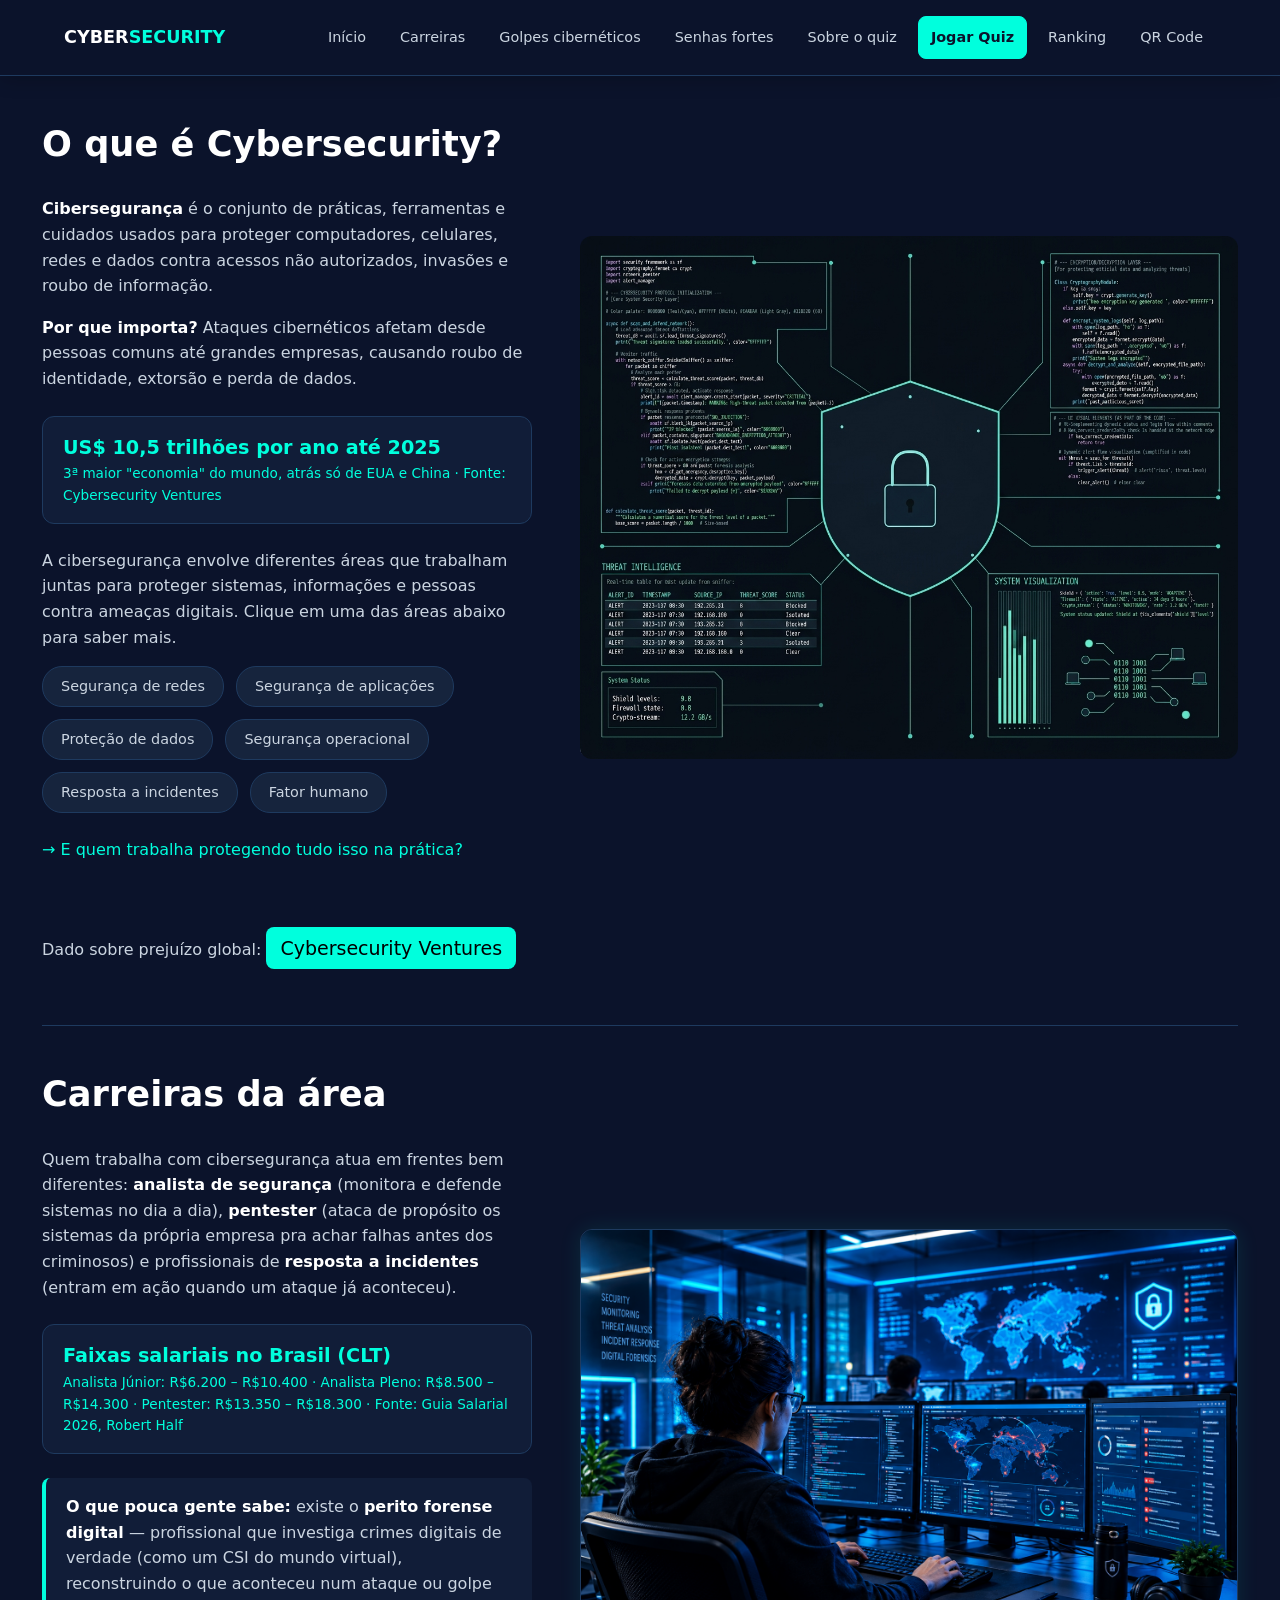
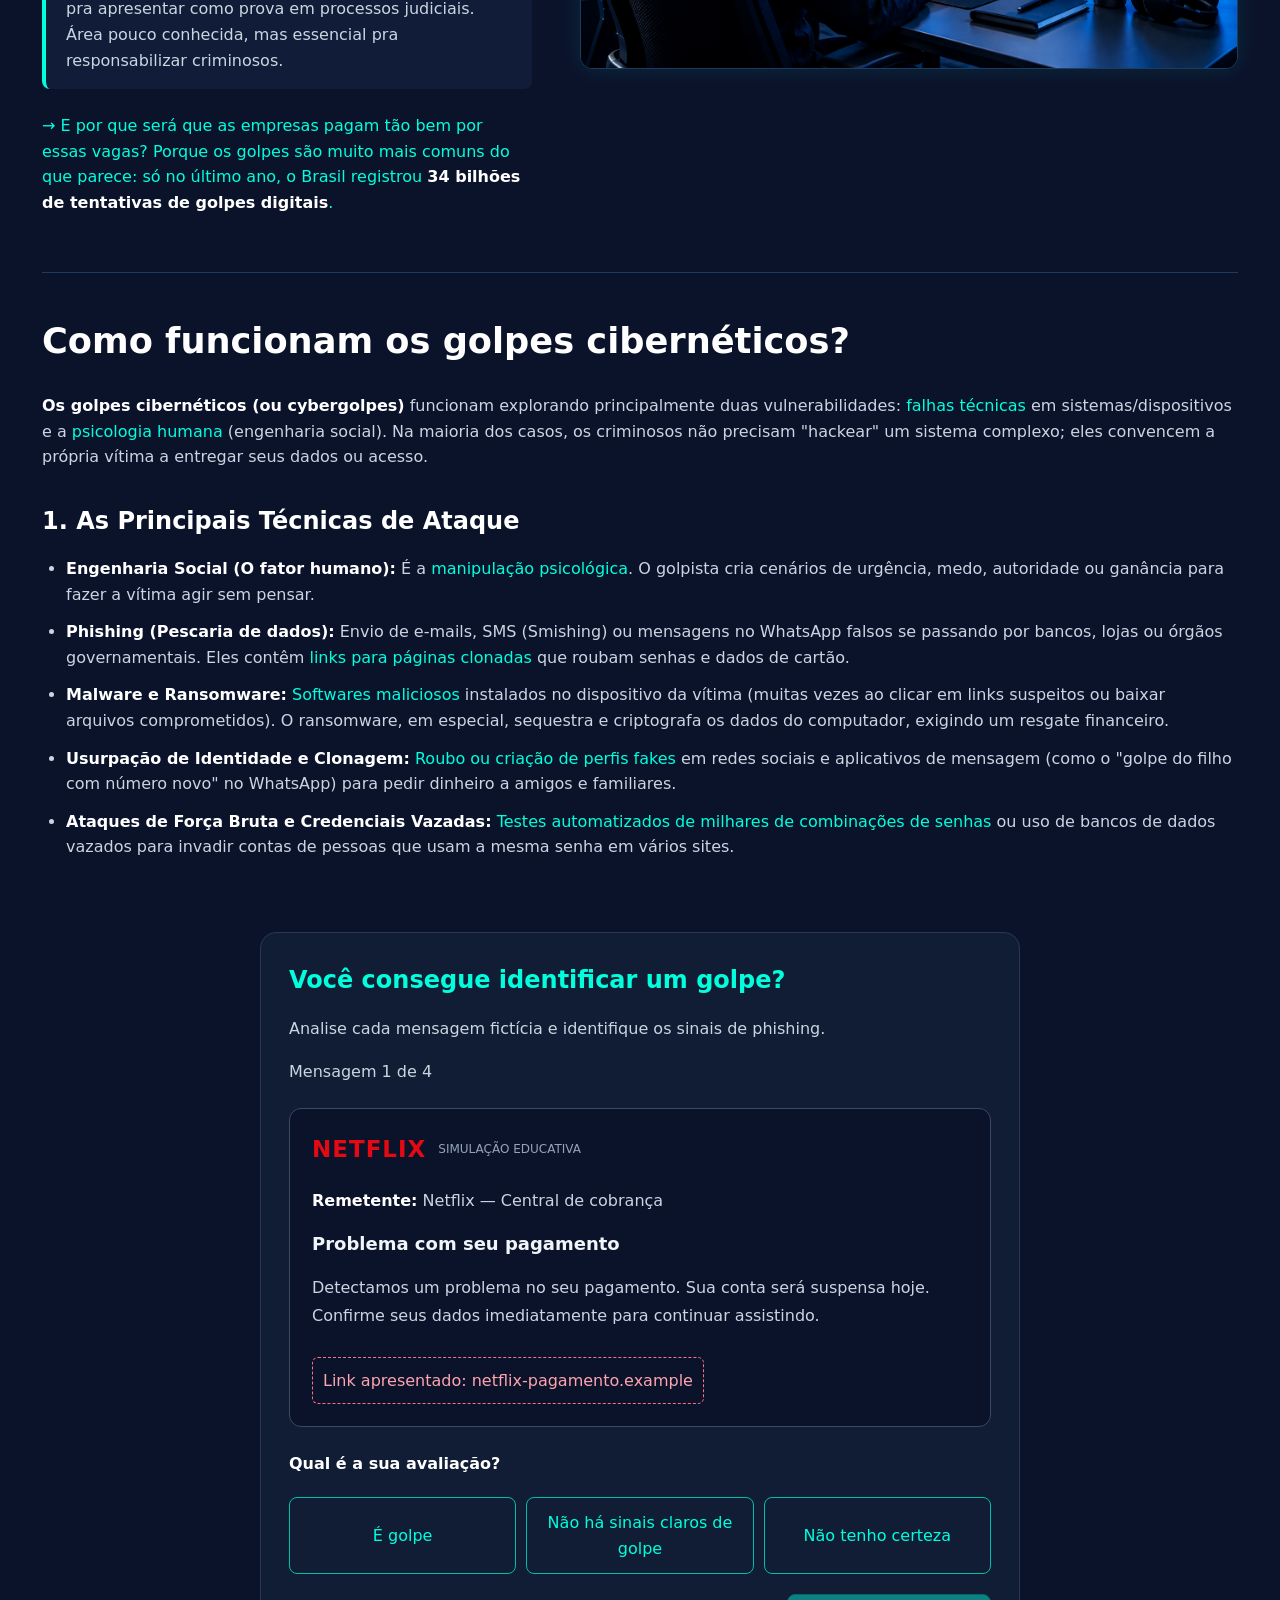
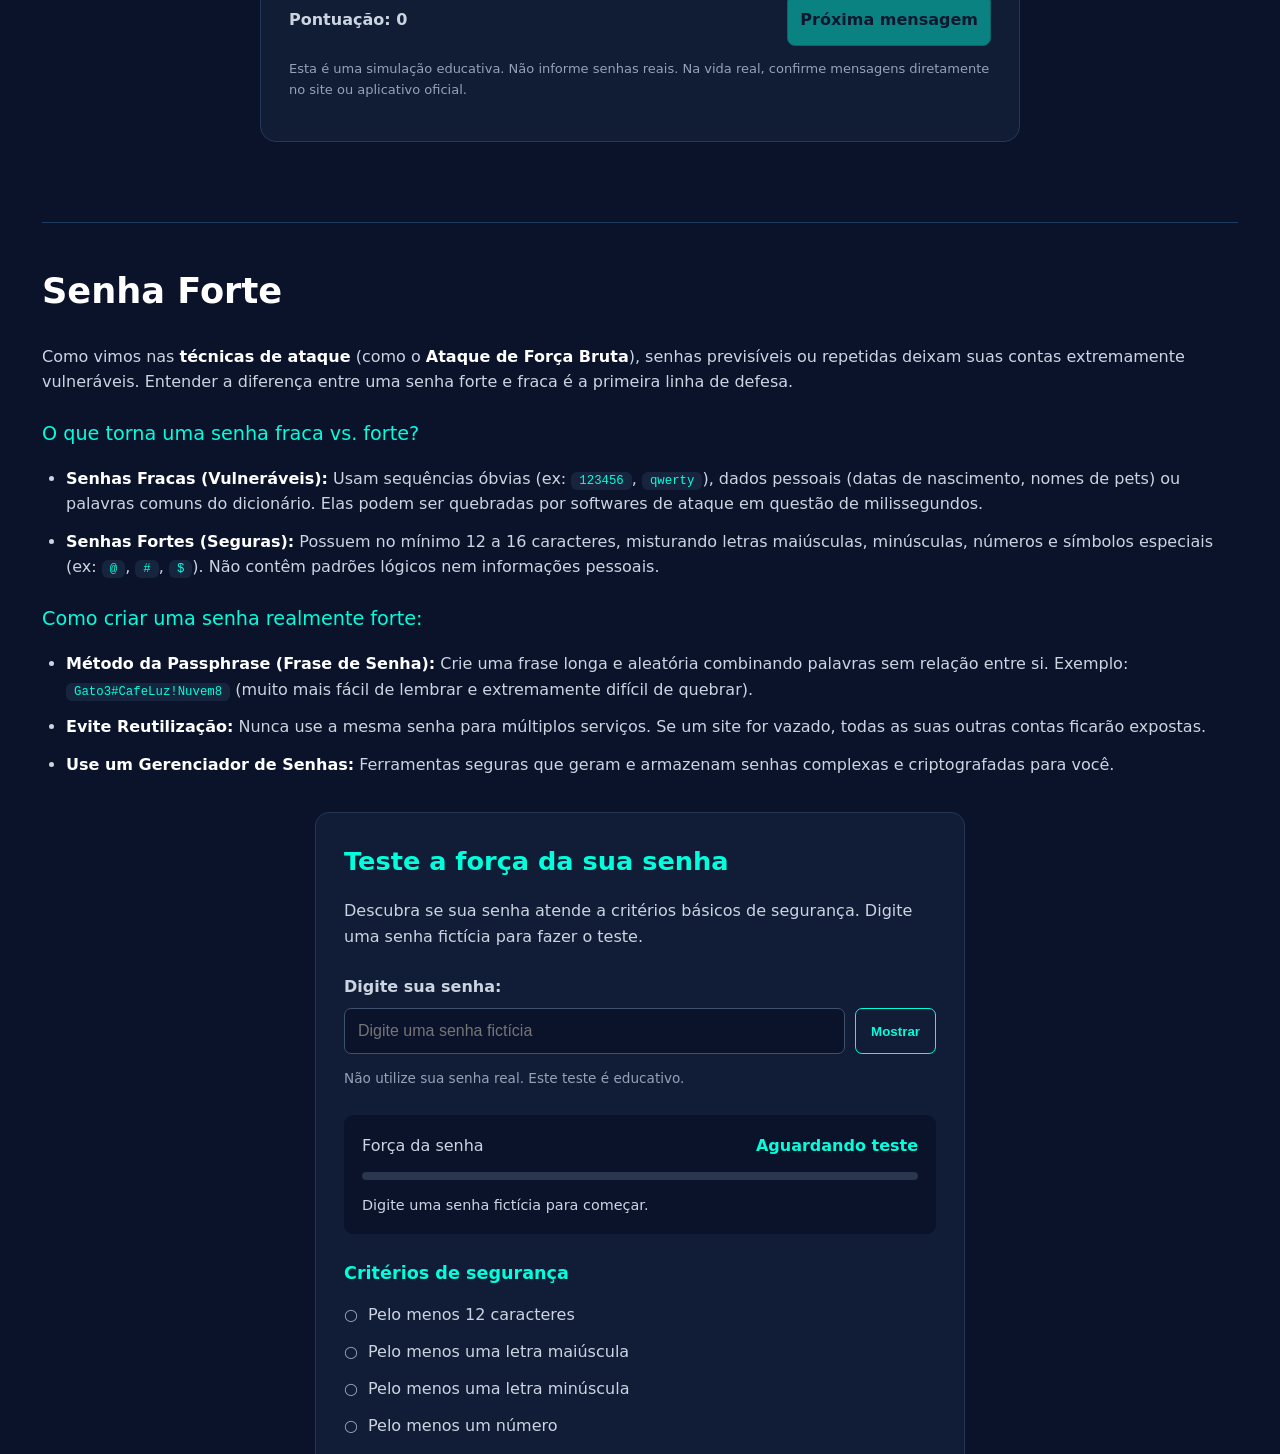
<file: index.html>
<!DOCTYPE html>
<html lang="pt-br">
<head>
    <meta charset="UTF-8">
    <meta name="viewport" content="width=device-width, initial-scale=1.0">

    <title>Cyber Segurança</title>

    <meta
        http-equiv="refresh"
        content="0; url=cyber.html"
    >
</head>
<body>
    <p>
        Redirecionando para o Cyber Segurança...
        <a href="cyber.html">Clique aqui</a>
        caso não seja redirecionado.
    </p>
</body>
</html>
</file>
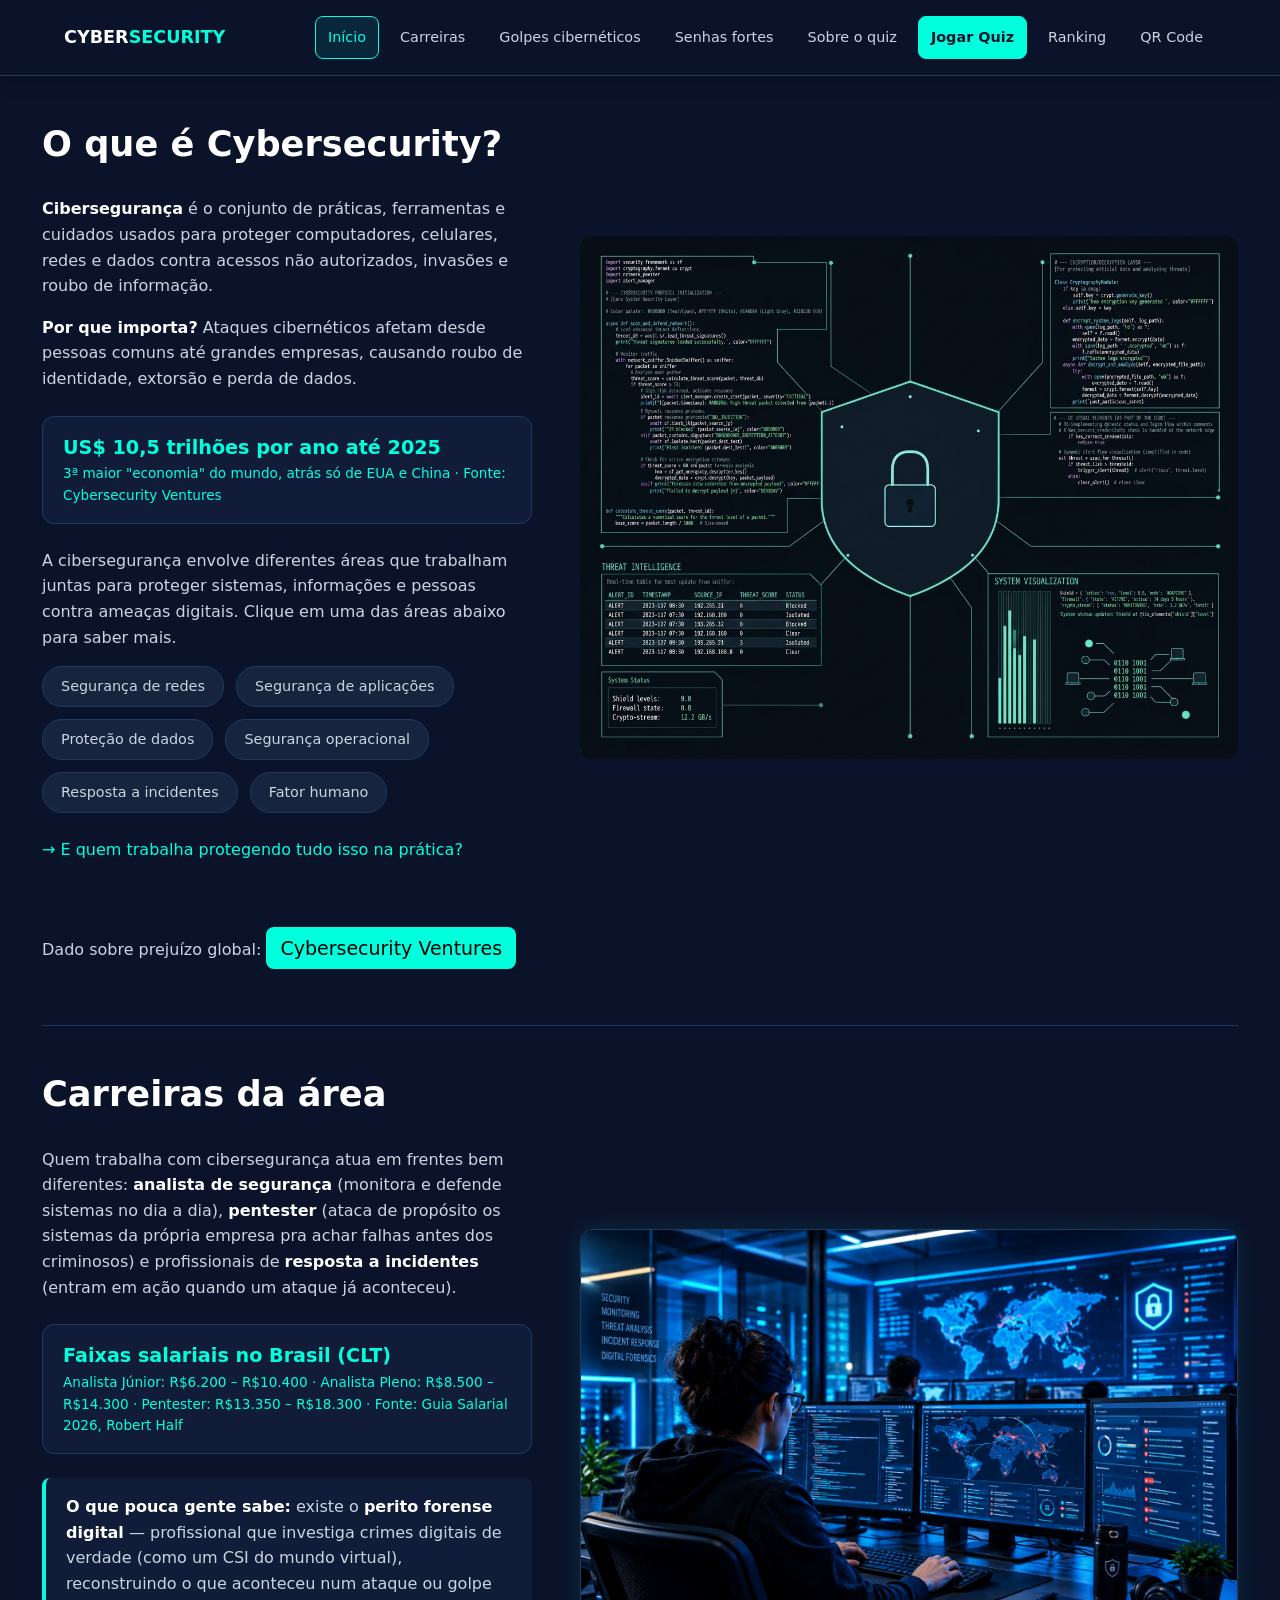
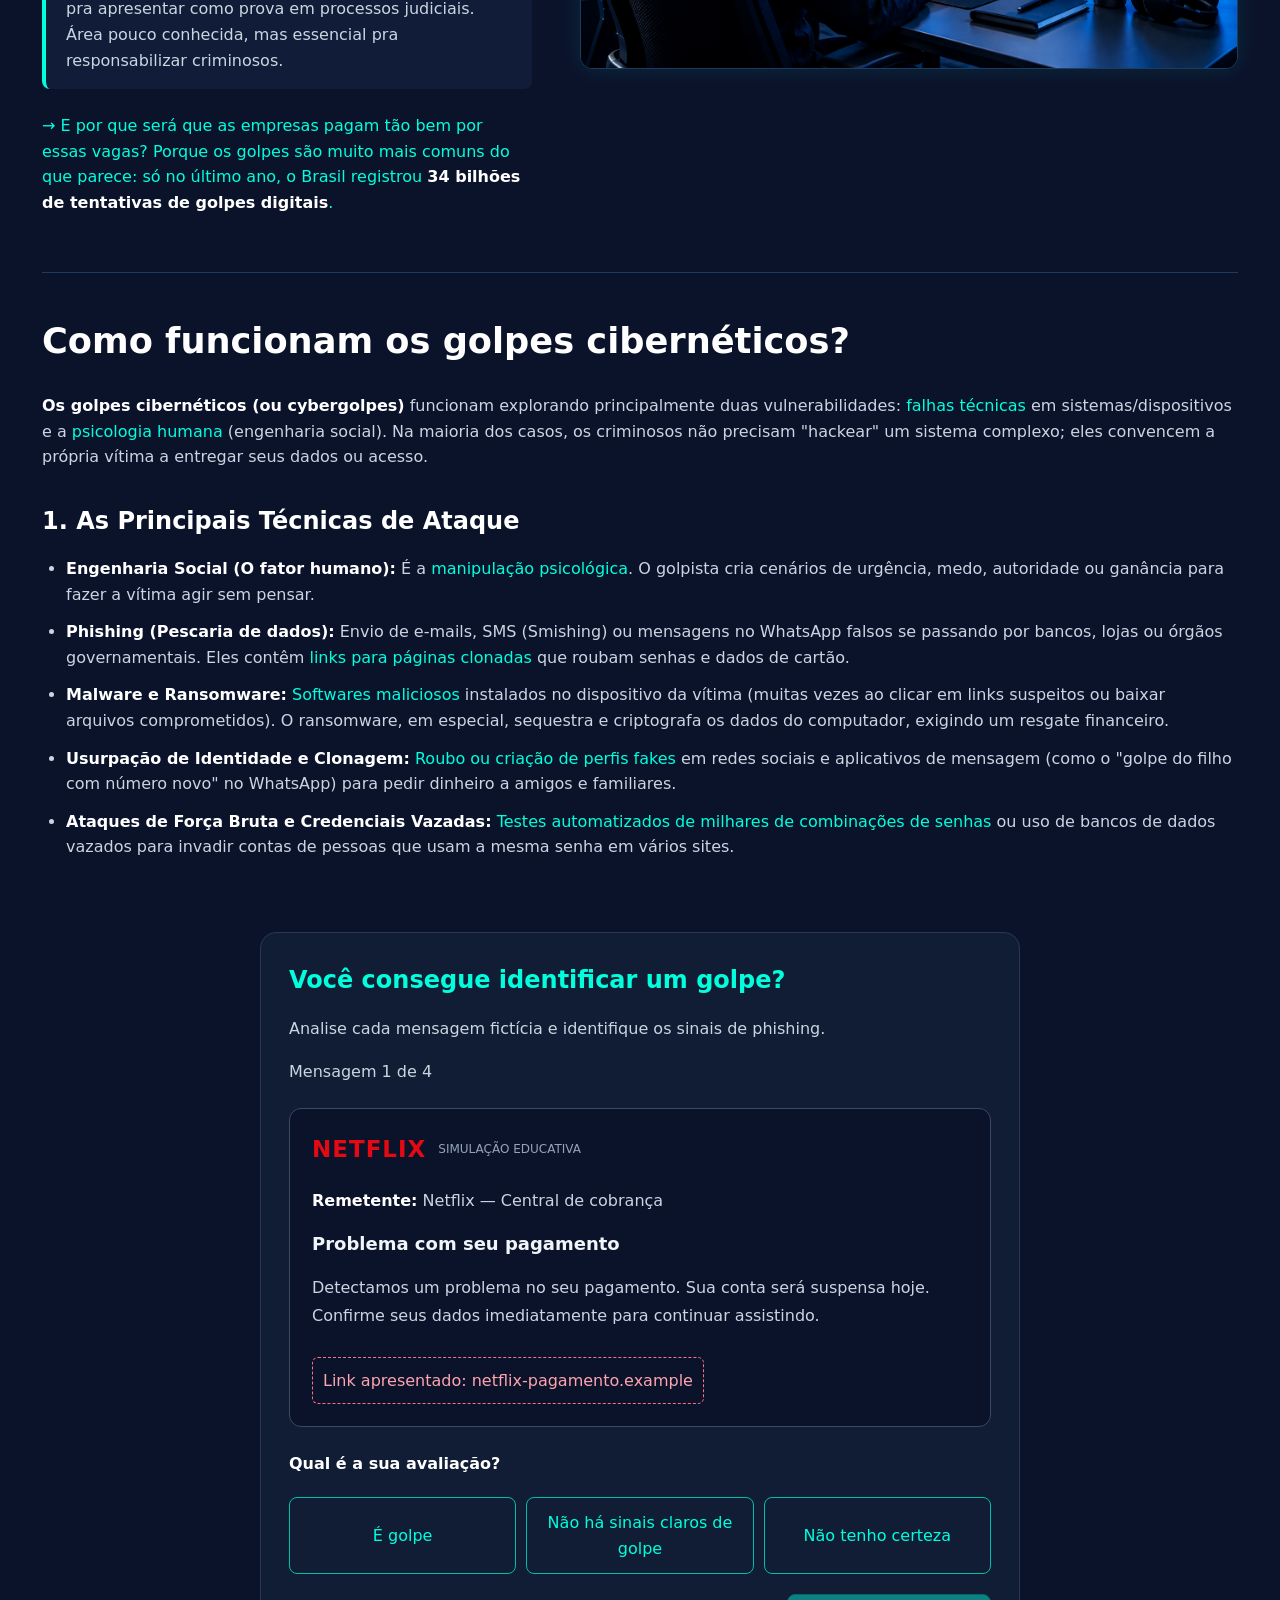
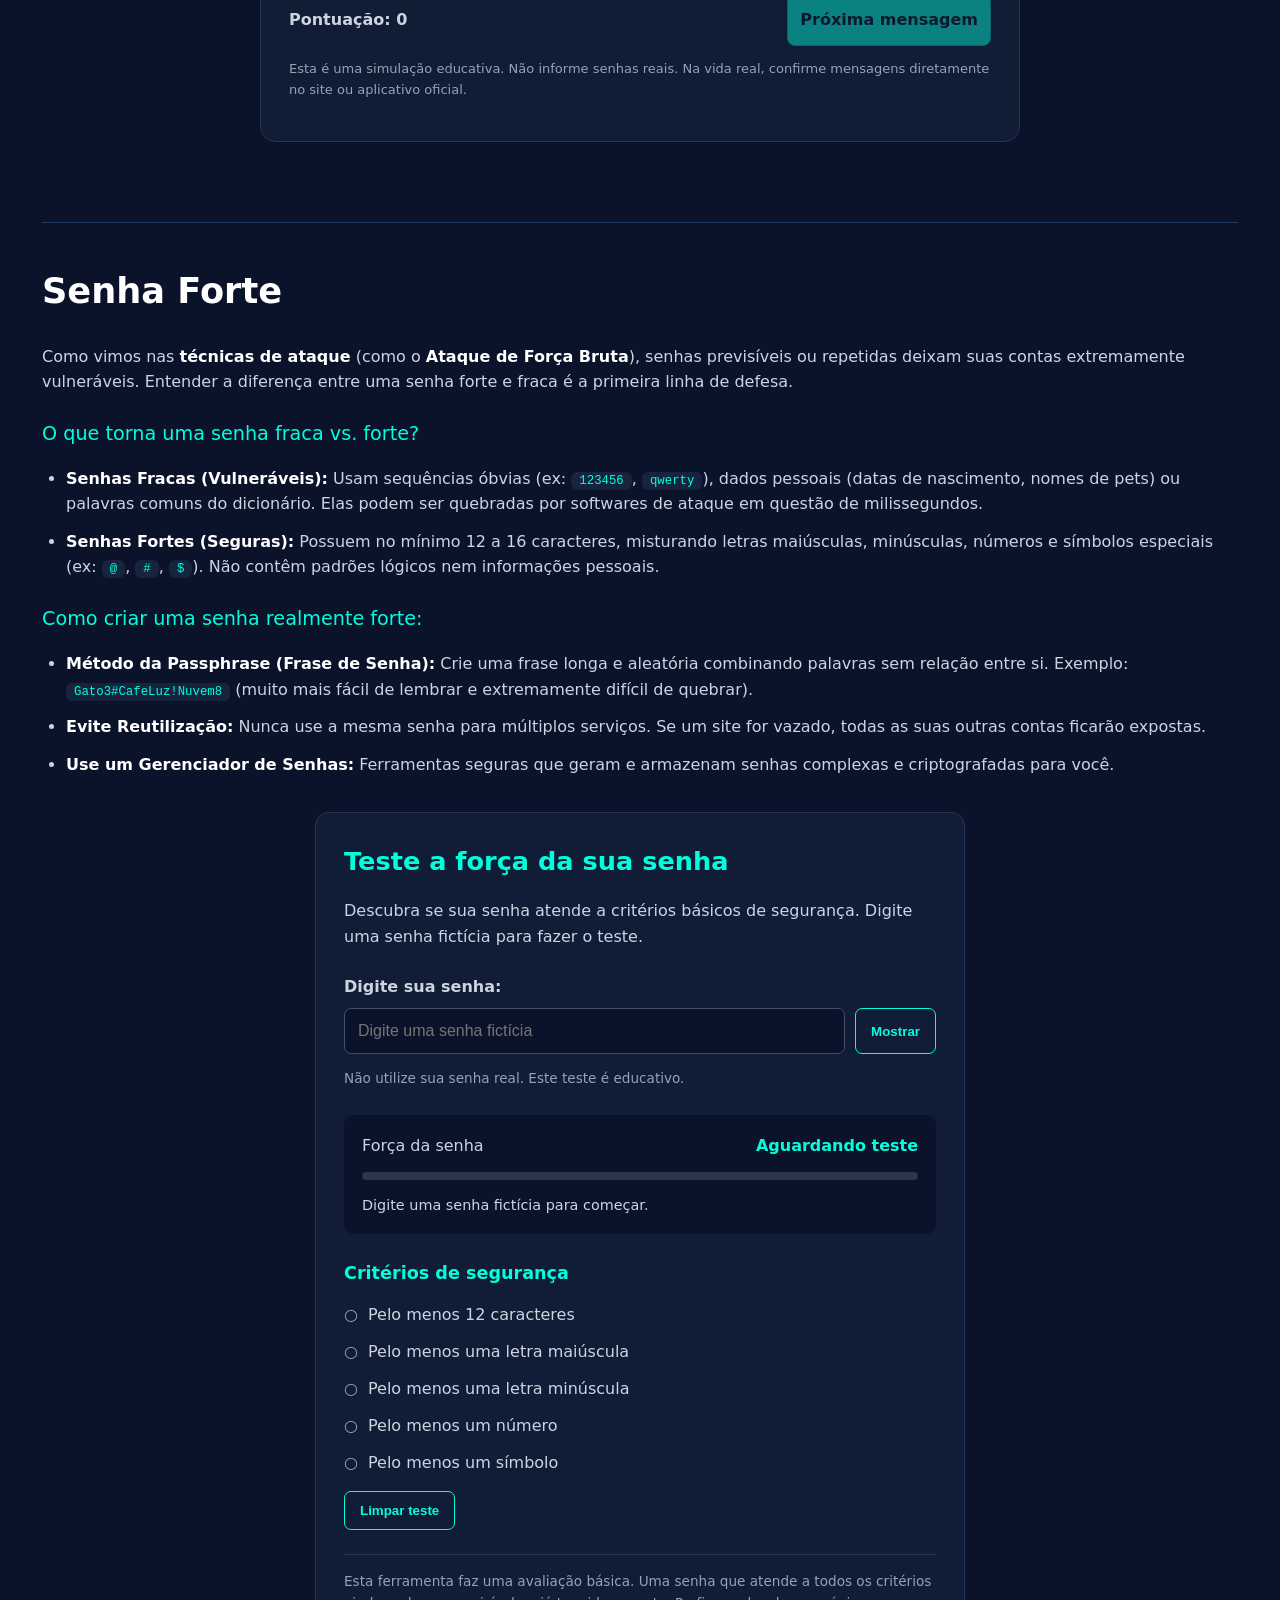
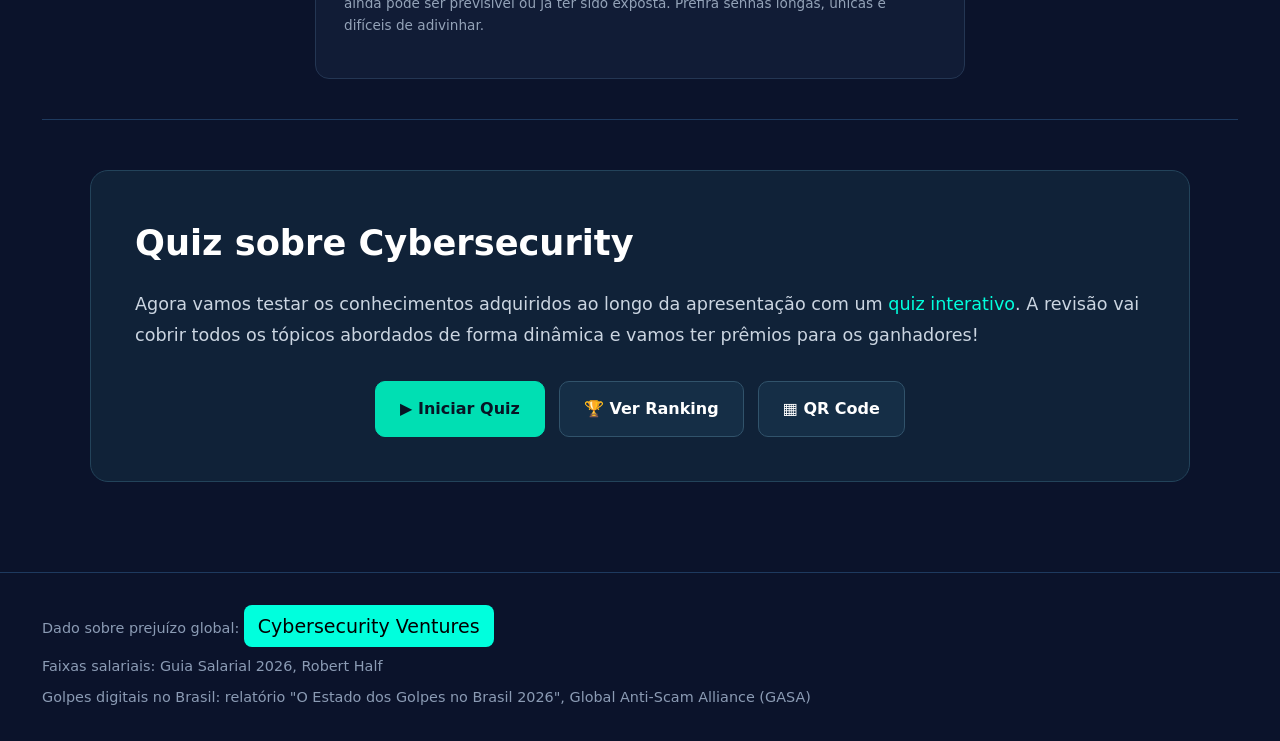
<file: cyber.html>
<!DOCTYPE html>
<html lang="pt-BR">
<head>
    <meta charset="UTF-8">
    <meta name="viewport" content="width=device-width, initial-scale=1.0">
    <title>Cyber Security</title>
    <link rel="stylesheet" href="style.css">
</head>
<body>

<main class="cybersecuriti">

    <!-- INTRODUÇÃO -->
    <div class="bloco">
        <img
            src="Gemini_Generated_Image_8une9p8une9p8une.jpg"
            alt="Ilustração de um escudo digital com cadeado e código de programação"
            class="ilustracao"
            width="1148"
            height="912"
        >

        <section id="definicao">
            <h1>O que é Cybersecurity?</h1>

            <p>
                <strong>Cibersegurança</strong> é o conjunto de práticas,
                ferramentas e cuidados usados para proteger computadores,
                celulares, redes e dados contra acessos não autorizados,
                invasões e roubo de informação.
            </p>

            <p>
                <strong>Por que importa?</strong> Ataques cibernéticos afetam
                desde pessoas comuns até grandes empresas, causando roubo
                de identidade, extorsão e perda de dados.
            </p>

            <div class="estatistica" id="def02">
                <div>
                    <p class="valor">US$ 10,5 trilhões por ano até 2025</p>
                    <p class="fonte">
                        3ª maior "economia" do mundo, atrás só de EUA e China
                        · Fonte: Cybersecurity Ventures
                    </p>
                </div>
            </div>

            <p class="introducao-tags">
                A cibersegurança envolve diferentes áreas que trabalham
                juntas para proteger sistemas, informações e pessoas
                contra ameaças digitais. Clique em uma das áreas abaixo
                para saber mais.
            </p>

            <ul class="tags">
                <li tabindex="0" role="button" aria-expanded="false"
                    data-info="Protege redes e conexões contra invasões, acessos não autorizados e atividades maliciosas.">
                    Segurança de redes
                </li>

                <li tabindex="0" role="button" aria-expanded="false"
                    data-info="Busca identificar e corrigir vulnerabilidades em sites, sistemas e aplicativos.">
                    Segurança de aplicações
                </li>

                <li tabindex="0" role="button" aria-expanded="false"
                    data-info="Protege informações contra roubo, vazamento, alteração ou acesso por pessoas não autorizadas.">
                    Proteção de dados
                </li>

                <li tabindex="0" role="button" aria-expanded="false"
                    data-info="Protege os processos, equipamentos e recursos essenciais para o funcionamento de uma organização.">
                    Segurança operacional
                </li>

                <li tabindex="0" role="button" aria-expanded="false"
                    data-info="Envolve identificar, conter e investigar incidentes de segurança para reduzir danos e evitar novas ocorrências.">
                    Resposta a incidentes
                </li>

                <li tabindex="0" role="button" aria-expanded="false"
                    data-info="Ajuda as pessoas a reconhecer golpes, criar hábitos digitais seguros e evitar comportamentos de risco.">
                    Fator humano
                </li>
            </ul>

            <p class="gancho">
                → E quem trabalha protegendo tudo isso na prática?
            </p>
        </section>
    </div>

    <div class="cybersecurity__links">
        <div class="sub__titulo__botao">
            <p>
                Dado sobre prejuízo global:
                <a
                    class="botao"
                    href="https://cybersecurityventures.com/annual-cybercrime-report-2019/"
                    target="_blank"
                    rel="noopener"
                >
                    Cybersecurity Ventures
                </a>
            </p>
        </div>
    </div>

    <hr>

    <!-- CARREIRAS -->
    <div class="bloco">
        <img
            class="img-codigo"
            src="cyber2.0.png"
            alt="Profissional trabalhando com cibersegurança diante de monitores"
        >

        <section id="carreiras">
            <h1>Carreiras da área</h1>

            <p>
                Quem trabalha com cibersegurança atua em frentes bem
                diferentes: <strong>analista de segurança</strong>
                (monitora e defende sistemas no dia a dia),
                <strong>pentester</strong> (ataca de propósito os sistemas
                da própria empresa pra achar falhas antes dos criminosos)
                e profissionais de <strong>resposta a incidentes</strong>
                (entram em ação quando um ataque já aconteceu).
            </p>

            <div class="estatistica">
                <div>
                    <p class="valor">Faixas salariais no Brasil (CLT)</p>
                    <p class="fonte">
                        Analista Júnior: R$6.200 – R$10.400 ·
                        Analista Pleno: R$8.500 – R$14.300 ·
                        Pentester: R$13.350 – R$18.300 ·
                        Fonte: Guia Salarial 2026, Robert Half
                    </p>
                </div>
            </div>

            <div class="destaque">
                <p>
                    <strong>O que pouca gente sabe:</strong> existe o
                    <strong>perito forense digital</strong> — profissional
                    que investiga crimes digitais de verdade (como um CSI
                    do mundo virtual), reconstruindo o que aconteceu num
                    ataque ou golpe pra apresentar como prova em processos
                    judiciais. Área pouco conhecida, mas essencial pra
                    responsabilizar criminosos.
                </p>
            </div>

            <p class="gancho">
                → E por que será que as empresas pagam tão bem por essas
                vagas? Porque os golpes são muito mais comuns do que
                parece: só no último ano, o Brasil registrou
                <strong>34 bilhões de tentativas de golpes digitais</strong>.
            </p>
        </section>
    </div>

    <hr>

    <!-- GOLPES CIBERNÉTICOS -->
    <section id="golpes">
        <h1>Como funcionam os golpes cibernéticos?</h1>

        <p>
            <strong>Os golpes cibernéticos (ou cybergolpes)</strong>
            funcionam explorando principalmente duas vulnerabilidades:
            <strong class="gancho">falhas técnicas</strong> em
            sistemas/dispositivos e a
            <strong class="gancho">psicologia humana</strong>
            (engenharia social). Na maioria dos casos, os criminosos
            não precisam "hackear" um sistema complexo; eles convencem
            a própria vítima a entregar seus dados ou acesso.
        </p>

        <h2>1. As Principais Técnicas de Ataque</h2>

        <ul>
            <li>
                <strong>Engenharia Social (O fator humano):</strong>
                É a <strong class="gancho">manipulação psicológica</strong>.
                O golpista cria cenários de urgência, medo, autoridade
                ou ganância para fazer a vítima agir sem pensar.
            </li>

            <li>
                <strong>Phishing (Pescaria de dados):</strong>
                Envio de e-mails, SMS (Smishing) ou mensagens no WhatsApp
                falsos se passando por bancos, lojas ou órgãos
                governamentais. Eles contêm
                <strong class="gancho">links para páginas clonadas</strong>
                que roubam senhas e dados de cartão.
            </li>

            <li>
                <strong>Malware e Ransomware:</strong>
                <strong class="gancho">Softwares maliciosos</strong>
                instalados no dispositivo da vítima (muitas vezes ao
                clicar em links suspeitos ou baixar arquivos
                comprometidos). O ransomware, em especial, sequestra
                e criptografa os dados do computador, exigindo um
                resgate financeiro.
            </li>

            <li>
                <strong>Usurpação de Identidade e Clonagem:</strong>
                <strong class="gancho">Roubo ou criação de perfis fakes</strong>
                em redes sociais e aplicativos de mensagem (como o
                "golpe do filho com número novo" no WhatsApp) para
                pedir dinheiro a amigos e familiares.
            </li>

            <li>
                <strong>Ataques de Força Bruta e Credenciais Vazadas:</strong>
                <strong class="gancho">
                    Testes automatizados de milhares de combinações de senhas
                </strong>
                ou uso de bancos de dados vazados para invadir contas
                de pessoas que usam a mesma senha em vários sites.
            </li>
        </ul>
    </section>

    <!-- SIMULADOR DE PHISHING -->
    <section id="simulacao-phishing">
        <div id="demonstracao-phishing"></div>
    </section>

    <hr>

    <!-- SENHAS FORTES -->
    <section id="senha-forte">
        <h1>Senha Forte</h1>

        <p>
            Como vimos nas <strong>técnicas de ataque</strong>
            (como o <strong>Ataque de Força Bruta</strong>),
            senhas previsíveis ou repetidas deixam suas contas
            extremamente vulneráveis. Entender a diferença entre
            uma senha forte e fraca é a primeira linha de defesa.
        </p>

        <h3 class="gancho">
            O que torna uma senha fraca vs. forte?
        </h3>

        <ul>
            <li>
                <strong>Senhas Fracas (Vulneráveis):</strong>
                Usam sequências óbvias (ex:
                <code>123456</code>, <code>qwerty</code>),
                dados pessoais (datas de nascimento, nomes de pets)
                ou palavras comuns do dicionário. Elas podem ser
                quebradas por softwares de ataque em questão de
                milissegundos.
            </li>

            <li>
                <strong>Senhas Fortes (Seguras):</strong>
                Possuem no mínimo 12 a 16 caracteres, misturando
                letras maiúsculas, minúsculas, números e símbolos
                especiais (ex: <code>@</code>, <code>#</code>,
                <code>$</code>). Não contêm padrões lógicos nem
                informações pessoais.
            </li>
        </ul>

        <h3 class="gancho">
            Como criar uma senha realmente forte:
        </h3>

        <ul>
            <li>
                <strong>Método da Passphrase (Frase de Senha):</strong>
                Crie uma frase longa e aleatória combinando palavras
                sem relação entre si. Exemplo:
                <code>Gato3#CafeLuz!Nuvem8</code>
                (muito mais fácil de lembrar e extremamente difícil
                de quebrar).
            </li>

            <li>
                <strong>Evite Reutilização:</strong>
                Nunca use a mesma senha para múltiplos serviços.
                Se um site for vazado, todas as suas outras contas
                ficarão expostas.
            </li>

            <li>
                <strong>Use um Gerenciador de Senhas:</strong>
                Ferramentas seguras que geram e armazenam senhas
                complexas e criptografadas para você.
            </li>
        </ul>

        <!-- VERIFICADOR DE SENHAS -->
        <div class="verificador-senha">

            <h2>Teste a força da sua senha</h2>

            <p class="descricao-senha">
                Descubra se sua senha atende a critérios básicos
                de segurança. Digite uma senha fictícia para
                fazer o teste.
            </p>

            <label for="senha-teste">
                Digite sua senha:
            </label>

            <div class="campo-senha">
                <input
                    type="password"
                    id="senha-teste"
                    placeholder="Digite uma senha fictícia"
                    autocomplete="off"
                    spellcheck="false"
                    aria-describedby="aviso-senha"
                >

                <button
                    type="button"
                    id="mostrar-senha"
                    aria-pressed="false"
                >
                    Mostrar
                </button>
            </div>

            <p id="aviso-senha" class="aviso-senha">
                Não utilize sua senha real. Este teste é educativo.
            </p>

            <div class="resultado-senha" aria-live="polite">
                <div class="topo-resultado">
                    <span>Força da senha</span>
                    <strong id="nivel-senha">
                        Aguardando teste
                    </strong>
                </div>

                <div
                    class="barra-senha"
                    role="progressbar"
                    aria-label="Critérios de segurança atendidos"
                    aria-valuemin="0"
                    aria-valuemax="5"
                    aria-valuenow="0"
                    id="progresso-senha"
                >
                    <div id="preenchimento-senha"></div>
                </div>

                <p id="mensagem-senha">
                    Digite uma senha fictícia para começar.
                </p>
            </div>

            <div class="criterios-senha">
                <h3>Critérios de segurança</h3>

                <ul>
                    <li id="criterio-tamanho">
                        <span aria-hidden="true">○</span>
                        Pelo menos 12 caracteres
                    </li>

                    <li id="criterio-maiuscula">
                        <span aria-hidden="true">○</span>
                        Pelo menos uma letra maiúscula
                    </li>

                    <li id="criterio-minuscula">
                        <span aria-hidden="true">○</span>
                        Pelo menos uma letra minúscula
                    </li>

                    <li id="criterio-numero">
                        <span aria-hidden="true">○</span>
                        Pelo menos um número
                    </li>

                    <li id="criterio-simbolo">
                        <span aria-hidden="true">○</span>
                        Pelo menos um símbolo
                    </li>
                </ul>
            </div>

            <button
                type="button"
                id="limpar-senha"
                class="limpar-senha"
            >
                Limpar teste
            </button>

            <p class="nota-senha">
                Esta ferramenta faz uma avaliação básica.
                Uma senha que atende a todos os critérios ainda
                pode ser previsível ou já ter sido exposta.
                Prefira senhas longas, únicas e difíceis de adivinhar.
            </p>

        </div>
    </section>

    <hr>

    <!-- QUIZ -->
    <section id="quiz-final" class="secao-conteudo">

        <h1>Quiz sobre Cybersecurity</h1>

        <p>
            Agora vamos testar os conhecimentos adquiridos ao longo
            da apresentação com um
            <strong class="gancho">quiz interativo</strong>.
            A revisão vai cobrir todos os tópicos abordados de forma
            dinâmica e vamos ter prêmios para os ganhadores!
        </p>

        <div class="chamada-quiz">
            <a class="chamada-botao" href="quiz.html">
                ▶ Iniciar Quiz
            </a>

            <a class="chamada-link" href="ranking.html">
                🏆 Ver Ranking
            </a>

            <a class="chamada-link" href="qrcode.html">
                ▦ QR Code
            </a>
        </div>

    </section>

</main>

<!-- RODAPÉ -->
<footer>
    <p>
        Dado sobre prejuízo global:
        <a
            class="botao2"
            href="https://cybersecurityventures.com/annual-cybercrime-report-2019/"
            target="_blank"
            rel="noopener"
        >
            Cybersecurity Ventures
        </a>
    </p>

    <p>
        Faixas salariais: Guia Salarial 2026, Robert Half
    </p>

    <p>
        Golpes digitais no Brasil: relatório
        "O Estado dos Golpes no Brasil 2026",
        Global Anti-Scam Alliance (GASA)
    </p>
</footer>

<script src="script.js"></script>

</body>
</html>
</file>
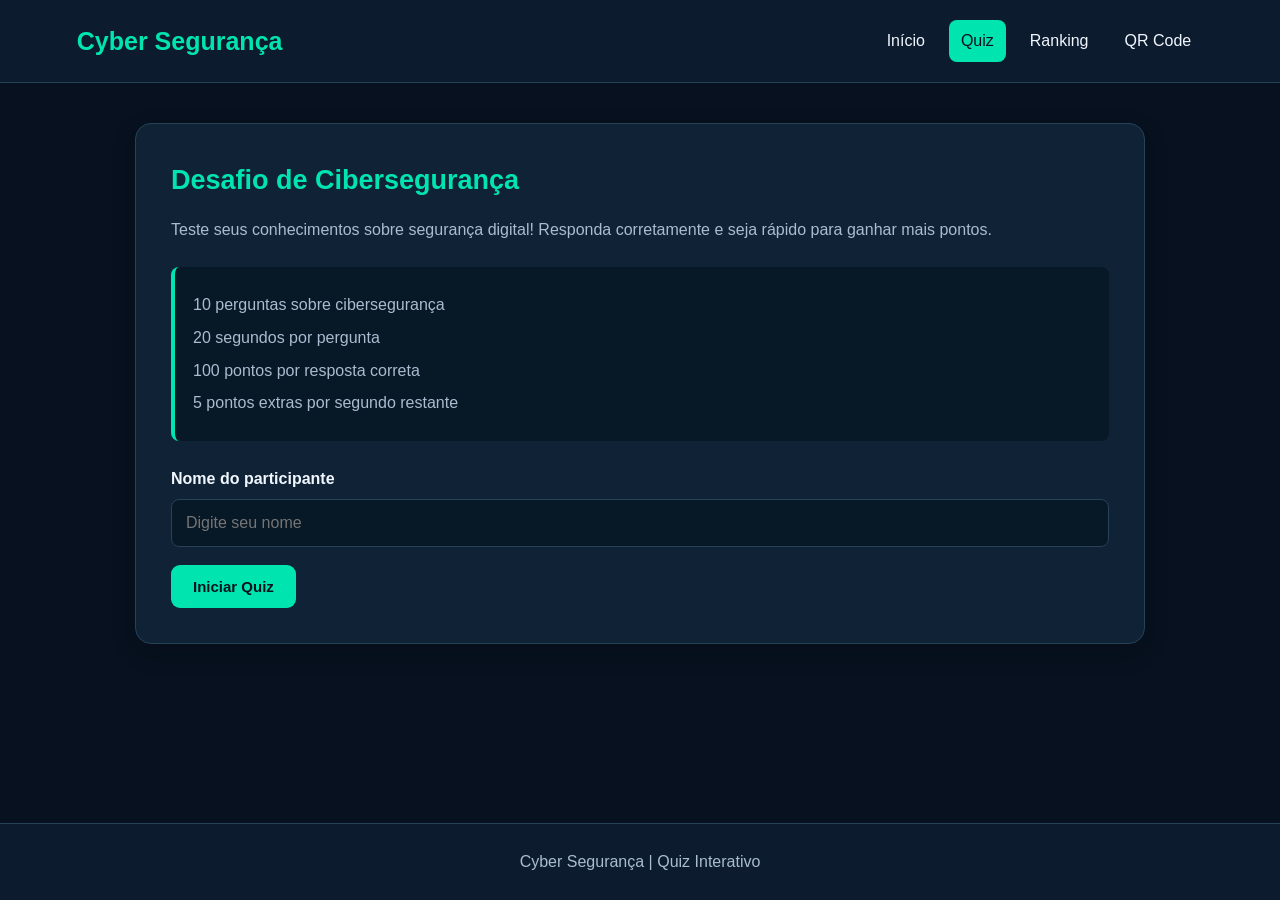
<file: quiz.html>
<!DOCTYPE html>
<html lang="pt-br">
<head>
    <meta charset="UTF-8">
    <meta name="viewport" content="width=device-width, initial-scale=1.0">
    <title>Quiz | Cyber Segurança</title>
    <link rel="stylesheet" href="extras.css">
    <script src="quiz.js" defer></script>
</head>
<body>
    <header class="cabecalho">
        <h1>Cyber Segurança</h1>
        <nav>
            <a href="cyber.html">Início</a>
            <a href="quiz.html" class="ativo">Quiz</a>
            <a href="ranking.html">Ranking</a>
            <a href="qrcode.html">QR Code</a>
        </nav>
    </header>

    <main class="container">
        <section class="painel" id="tela-inicial">
            <h2>Desafio de Cibersegurança</h2>
            <p>
                Teste seus conhecimentos sobre segurança digital!
                Responda corretamente e seja rápido para ganhar
                mais pontos.
            </p>

            <div class="regras">
                <p>10 perguntas sobre cibersegurança</p>
                <p>20 segundos por pergunta</p>
                <p>100 pontos por resposta correta</p>
                <p>5 pontos extras por segundo restante</p>
            </div>

            <label for="nome">Nome do participante</label>
            <input
                type="text"
                id="nome"
                maxlength="30"
                placeholder="Digite seu nome"
                autocomplete="nickname"
            >

            <button id="btn-iniciar" class="botao">
                Iniciar Quiz
            </button>
        </section>

        <section class="painel oculto" id="tela-quiz">
            <div class="informacoes-quiz">
                <span id="numero-pergunta">Pergunta 1 de 10</span>
                <span id="pontuacao">Pontos: 0</span>
            </div>

            <div class="cronometro">
                Tempo restante:
                <strong id="tempo">20</strong>s
            </div>

            <div class="barra-tempo">
                <div id="progresso-tempo"></div>
            </div>

            <h2 id="pergunta"></h2>

            <div id="alternativas" class="alternativas"></div>

            <p id="mensagem" aria-live="polite"></p>

            <button
                id="btn-proxima"
                class="botao oculto"
            >
                Próxima pergunta
            </button>
        </section>

        <section class="painel oculto" id="tela-resultado">
            <h2>Quiz finalizado!</h2>

            <p id="resultado-nome"></p>

            <div class="resultado-pontos">
                <span>Pontuação final</span>
                <strong id="resultado-pontos">0</strong>
            </div>

            <p id="resultado-acertos"></p>
            <p id="resultado-tempo"></p>
            <p id="resultado-status"></p>

            <div class="acoes">
                <button id="btn-reiniciar" class="botao">
                    Jogar novamente
                </button>

                <a href="ranking.html" class="botao secundario">
                    Ver Ranking
                </a>
            </div>
        </section>
    </main>

    <footer>
        <p>Cyber Segurança | Quiz Interativo</p>
    </footer>
</body>
</html>
</file>
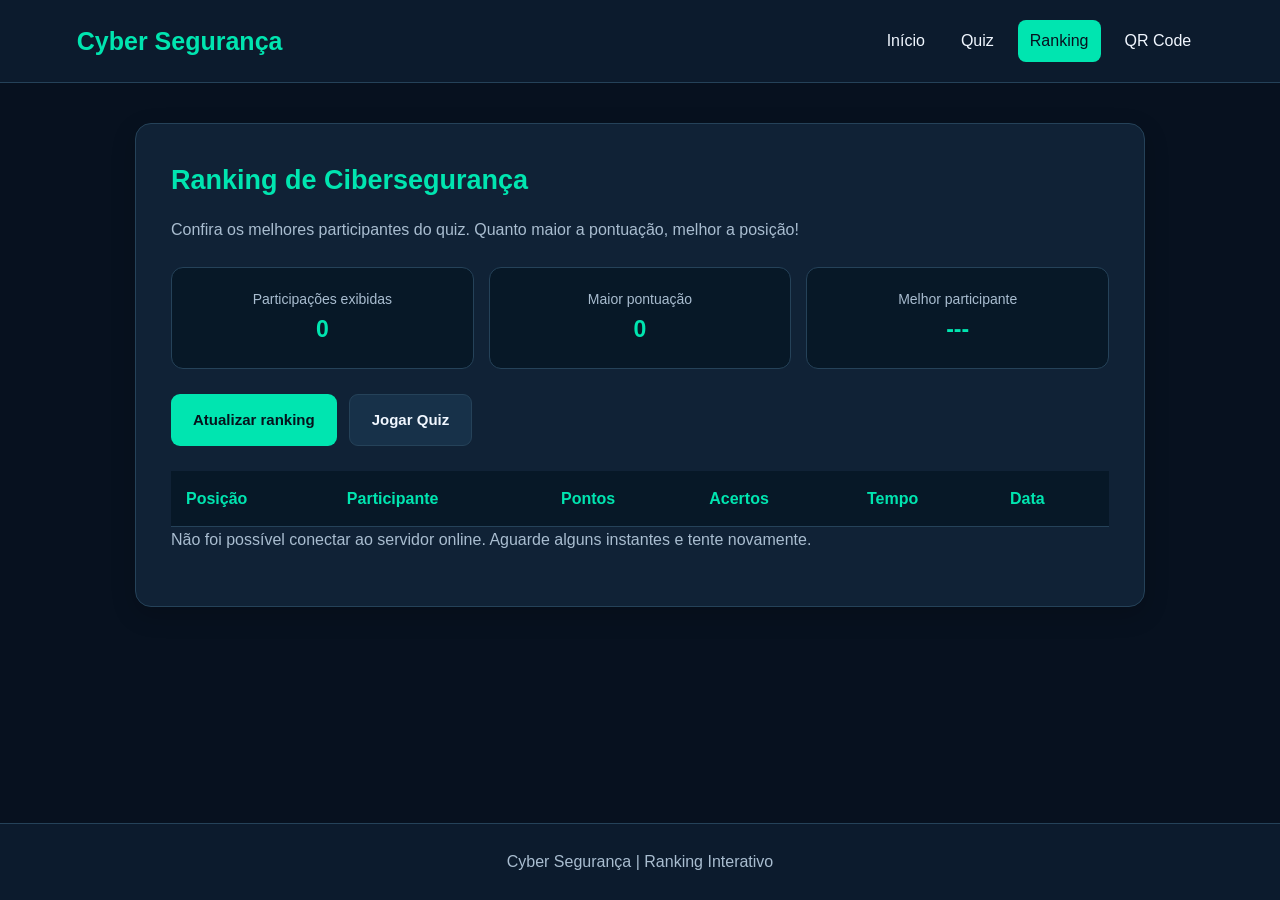
<file: ranking.html>
<!DOCTYPE html>
<html lang="pt-br">

<head>
    <meta charset="UTF-8">

    <meta
        name="viewport"
        content="width=device-width, initial-scale=1.0"
    >

    <title>Ranking | Cyber Segurança</title>

    <!-- CSS do Quiz e Ranking -->
    <link rel="stylesheet" href="extras.css">

    <!-- JavaScript do Ranking -->
    <script src="ranking.js" defer></script>
</head>

<body>

    <!-- CABEÇALHO -->
    <header class="cabecalho">

        <h1>Cyber Segurança</h1>

        <nav aria-label="Navegação principal">

            <a href="cyber.html">
                Início
            </a>

            <a href="quiz.html">
                Quiz
            </a>

            <a
                href="ranking.html"
                class="ativo"
                aria-current="page"
            >
                Ranking
            </a>

            <a href="qrcode.html">
                QR Code
            </a>

        </nav>

    </header>

    <!-- CONTEÚDO PRINCIPAL -->
    <main class="container">

        <section class="painel">

            <h2>Ranking de Cibersegurança</h2>

            <p>
                Confira os melhores participantes do quiz.
                Quanto maior a pontuação, melhor a posição!
            </p>

            <!-- ESTATÍSTICAS DO RANKING -->
            <div class="estatisticas">

                <div class="estatistica">

                    <span>
                        Participações exibidas
                    </span>

                    <strong id="total-jogadores">
                        0
                    </strong>

                </div>

                <div class="estatistica">

                    <span>
                        Maior pontuação
                    </span>

                    <strong id="maior-pontuacao">
                        0
                    </strong>

                </div>

                <div class="estatistica">

                    <span>
                        Melhor participante
                    </span>

                    <strong id="melhor-jogador">
                        ---
                    </strong>

                </div>

            </div>

            <!-- BOTÕES -->
            <div class="acoes">

                <button
                    id="btn-atualizar"
                    class="botao"
                    type="button"
                >
                    Atualizar ranking
                </button>

                <a
                    href="quiz.html"
                    class="botao secundario"
                >
                    Jogar Quiz
                </a>

            </div>

            <!-- TABELA DO RANKING -->
            <div class="tabela-container">

                <table>

                    <thead>

                        <tr>
                            <th scope="col">
                                Posição
                            </th>

                            <th scope="col">
                                Participante
                            </th>

                            <th scope="col">
                                Pontos
                            </th>

                            <th scope="col">
                                Acertos
                            </th>

                            <th scope="col">
                                Tempo
                            </th>

                            <th scope="col">
                                Data
                            </th>
                        </tr>

                    </thead>

                    <!-- Dados carregados pelo ranking.js -->
                    <tbody id="corpo-ranking">
                    </tbody>

                </table>

            </div>

            <!-- MENSAGENS DO RANKING -->
            <p
                id="mensagem-ranking"
                aria-live="polite"
                role="status"
            ></p>

        </section>

    </main>

    <!-- RODAPÉ -->
    <footer>

        <p>
            Cyber Segurança | Ranking Interativo
        </p>

    </footer>

</body>
</html>
</file>
<file: style.css>
/* =========================================
   CYBER SEGURANÇA - ESTILO PRINCIPAL
   ========================================= */

* {
    box-sizing: border-box;
}

body {
    background-color: #0b132b;
    color: #cbd5e1;
    font-family: Inter, Roboto, system-ui, sans-serif;
    line-height: 1.6;
    margin: 0;
    min-height: 100vh;
}

.cybersecuriti {
    max-width: 1600px;
    margin: 0 auto;
    padding: 40px 42px;
}

section {
    margin-bottom: 32px;
}

strong {
    color: #ffffff;
}

a {
    color: #00ffdd;
}

h1 {
    color: #ffffff;
    font-size: 2.2rem;
    margin: 0 0 24px;
}

h2 {
    color: #ffffff;
    font-size: 1.5rem;
    margin: 32px 0 16px;
}

h3 {
    font-size: 1.2rem;
    margin: 24px 0 12px;
}

ul {
    padding-left: 24px;
}

li {
    margin-bottom: 12px;
}

code {
    background-color: #16243d;
    color: #00ffdd;
    padding: 2px 8px;
    border-radius: 6px;
    font-size: 0.95em;
}

hr {
    border: none;
    border-top: 1px solid #1e3a5f;
    margin: 40px 0;
}

img {
    max-width: 100%;
    height: auto;
}

/* =========================================
   BLOCOS COM IMAGENS
   ========================================= */

.bloco {
    display: flex;
    flex-direction: row-reverse;
    align-items: center;
    gap: 48px;
    margin-bottom: 32px;
}

.bloco section {
    flex: 1;
    min-width: 0;
    margin-bottom: 0;
}

.ilustracao,
.img-codigo {
    flex: 0 0 55%;
    width: 55%;
    max-width: 55%;
    height: auto;
    border-radius: 12px;
}

.bloco .img-codigo {
    display: block;
    object-fit: contain;
    border: 1px solid #1e3a5f;
    box-shadow: 0 0 22px rgba(0, 255, 221, 0.10);
}

/* =========================================
   ESTATÍSTICAS
   ========================================= */

.estatistica {
    background-color: #111d38;
    border: 1px solid #1e3a5f;
    border-radius: 12px;
    padding: 16px 20px;
    margin: 24px 0;
}

.estatistica p {
    margin: 0;
    color: #00ffdd;
}

.valor {
    font-size: 1.2rem;
    font-weight: 700;
    color: #ffffff;
}

.fonte {
    font-size: 0.85rem;
    color: #8b9bb4;
}

/* =========================================
   DESTAQUES
   ========================================= */

.destaque {
    background-color: #111d38;
    border-left: 4px solid #00ffdd;
    border-radius: 8px;
    padding: 16px 20px;
    margin: 24px 0;
}

.destaque p {
    margin: 0;
}

/* =========================================
   TAGS INTERATIVAS
   ========================================= */

.tags {
    list-style: none;
    padding: 0;
    margin: 0 0 24px;
    display: flex;
    flex-wrap: wrap;
    gap: 12px;
}

.tags li {
    margin-bottom: 0;
    padding: 8px 18px;
    border: 1px solid #1e3a5f;
    border-radius: 20px;
    background-color: #16243d;
    color: #cbd5e1;
    font-size: 0.9rem;
    white-space: nowrap;
}

/* =========================================
   TEXTOS EM DESTAQUE
   ========================================= */

.gancho {
    color: #00ffdd;
    font-weight: 500;
}

/* =========================================
   LINKS E BOTÕES
   ========================================= */

.cybersecurity__links {
    display: flex;
}

.botao,
.botao2 {
    background-color: #00ffdd;
    padding: 6px 14px;
    border-radius: 8px;
    color: #000000;
    font-size: 19px;
    text-decoration: none;
    display: inline-block;
    transition: background-color 0.2s ease;
}

.botao:hover,
.botao2:hover {
    background-color: #00d9bd;
}

.botao:focus-visible,
.botao2:focus-visible {
    outline: 2px solid #ffffff;
    outline-offset: 3px;
}

/* =========================================
   RODAPÉ
   ========================================= */

footer {
    max-width: 1600px;
    margin: 0 auto;
    padding: 24px 42px;
    border-top: 1px solid #1e3a5f;
    font-size: 0.9rem;
    color: #8b9bb4;
}

footer p {
    margin: 8px 0;
}

/* =========================================
   RESPONSIVIDADE GERAL
   ========================================= */

@media (max-width: 800px) {

    .cybersecuriti {
        padding: 24px 16px;
    }

    h1 {
        font-size: 1.7rem;
    }

    .bloco {
        flex-direction: column;
        align-items: stretch;
        gap: 24px;
    }

    .bloco section {
        width: 100%;
    }

    .ilustracao,
    .img-codigo {
        flex: none;
        width: 100%;
        max-width: 100%;
    }

    footer {
        padding: 24px 16px;
    }

    .tags li {
        white-space: normal;
    }
}

/* =========================================
   ACESSIBILIDADE
   ========================================= */

@media (prefers-reduced-motion: reduce) {

    *,
    *::before,
    *::after {
        scroll-behavior: auto;
        transition: none;
    }
}

/* =========================================
   VERIFICADOR DE SENHAS
   ========================================= */

.verificador-senha {
    max-width: 650px;
    margin: 35px auto;
    padding: 28px;
    background: #111c36;
    color: #cbd5e1;
    border: 1px solid #243653;
    border-radius: 14px;
    box-sizing: border-box;
}

.verificador-senha h2 {
    margin-top: 0;
    color: #00ffdd;
    font-size: 1.6rem;
}

.verificador-senha .descricao-senha {
    line-height: 1.6;
    margin-bottom: 24px;
}

.verificador-senha label {
    display: block;
    margin-bottom: 9px;
    font-weight: 600;
}

.campo-senha {
    display: flex;
    gap: 10px;
    align-items: stretch;
}

.campo-senha input {
    flex: 1;
    min-width: 0;
    padding: 13px;
    background: #0b132b;
    color: #cbd5e1;
    border: 1px solid #40516d;
    border-radius: 7px;
    font-size: 1rem;
}

.campo-senha input:focus {
    outline: 2px solid #00ffdd;
    outline-offset: 2px;
}

#mostrar-senha,
.limpar-senha {
    padding: 11px 15px;
    color: #00ffdd;
    background: transparent;
    border: 1px solid #00ffdd;
    border-radius: 7px;
    cursor: pointer;
    font-weight: 600;
    transition: background 0.2s ease,
                transform 0.2s ease;
}

#mostrar-senha:hover,
.limpar-senha:hover {
    background: #1a2c46;
    transform: translateY(-1px);
}

.aviso-senha,
.nota-senha {
    color: #94a3b8;
    font-size: 0.85rem;
    line-height: 1.6;
}

.resultado-senha {
    margin-top: 25px;
    padding: 18px;
    background: #0b132b;
    border-radius: 9px;
}

.topo-resultado {
    display: flex;
    justify-content: space-between;
    align-items: center;
    gap: 12px;
    flex-wrap: wrap;
}

#nivel-senha {
    color: #00ffdd;
}

.barra-senha {
    height: 8px;
    margin-top: 14px;
    background: #29364d;
    border-radius: 20px;
    overflow: hidden;
}

#preenchimento-senha {
    width: 0%;
    height: 100%;
    background: #ef4444;
    border-radius: 20px;
    transition: width 0.25s ease,
                background 0.25s ease;
}

#mensagem-senha {
    margin-bottom: 0;
    font-size: 0.9rem;
    line-height: 1.5;
}

.criterios-senha {
    margin-top: 25px;
}

.criterios-senha h3 {
    color: #00ffdd;
    font-size: 1.1rem;
}

.criterios-senha ul {
    padding: 0;
    list-style: none;
}

.criterios-senha li {
    display: flex;
    align-items: flex-start;
    gap: 10px;
    margin: 13px 0;
    line-height: 1.5;
    transition: color 0.2s ease;
}

.criterios-senha li span {
    color: #94a3b8;
    font-weight: 700;
}

.criterios-senha li.atendido {
    color: #00ffdd;
}

.criterios-senha li.atendido span {
    color: #00ffdd;
}

.nota-senha {
    margin-top: 24px;
    padding-top: 16px;
    border-top: 1px solid #29364d;
}

/* RESPONSIVIDADE DO VERIFICADOR */

@media (max-width: 480px) {

    .verificador-senha {
        padding: 19px;
        margin: 24px auto;
    }

    .verificador-senha h2 {
        font-size: 1.35rem;
    }

    .campo-senha {
        flex-direction: column;
    }

    #mostrar-senha {
        align-self: flex-start;
    }

    .topo-resultado {
        align-items: flex-start;
        flex-direction: column;
    }
}

/* =========================================
   SIMULAÇÃO DE PHISHING
   ========================================= */

#simulacao-phishing {
    width: 100%;
    padding: 40px 20px;
    color: #cbd5e1;
}

.phishing-container {
    max-width: 760px;
    margin: 0 auto;
    padding: 28px;
    border: 1px solid #263858;
    border-radius: 16px;
    background: #111c35;
}

.phishing-container h2 {
    color: #00ffdd;
    margin-top: 0;
}

.phishing-intro {
    line-height: 1.7;
}

.phishing-email {
    margin: 24px 0;
    padding: 22px;
    border: 1px solid #394966;
    border-radius: 12px;
    background: #0b132b;
}

.phishing-email-topo {
    display: flex;
    align-items: center;
    gap: 12px;
    margin-bottom: 20px;
}

.phishing-logo {
    color: #e50914;
    font-size: 23px;
    font-weight: 900;
    letter-spacing: 1px;
}

.phishing-etiqueta {
    color: #94a3b8;
    font-size: 12px;
}

.phishing-assunto {
    margin-bottom: 8px;
    color: #f1f5f9;
    font-size: 18px;
    font-weight: bold;
}

.phishing-mensagem {
    line-height: 1.7;
    overflow-wrap: anywhere;
}

.phishing-link-falso {
    display: inline-block;
    margin-top: 12px;
    padding: 10px;
    border: 1px dashed #fb7185;
    border-radius: 6px;
    color: #fda4af;
    overflow-wrap: anywhere;
}

.phishing-link-falso[hidden] {
    display: none;
}

.phishing-opcoes {
    display: grid;
    grid-template-columns: repeat(3, minmax(0, 1fr));
    gap: 10px;
    margin: 20px 0;
}

.phishing-opcoes button,
.phishing-proximo {
    padding: 12px;
    border: 1px solid #00bfa8;
    border-radius: 8px;
    background: transparent;
    color: #00ffdd;
    cursor: pointer;
    font: inherit;
    transition: background 0.2s, color 0.2s;
}

.phishing-opcoes button:hover,
.phishing-proximo:hover {
    background: #00ffdd;
    color: #0b132b;
}

.phishing-opcoes button:disabled {
    cursor: default;
    opacity: 0.65;
}

.phishing-feedback {
    padding: 16px;
    border-radius: 8px;
    background: #0b132b;
    line-height: 1.7;
}

.phishing-feedback[hidden] {
    display: none;
}

.phishing-feedback h3 {
    margin-top: 0;
    color: #00ffdd;
}

.phishing-rodape {
    display: flex;
    flex-wrap: wrap;
    align-items: center;
    justify-content: space-between;
    gap: 12px;
    margin-top: 20px;
}

.phishing-pontuacao {
    color: #cbd5e1;
    font-weight: bold;
}

.phishing-proximo {
    background: #00ffdd;
    color: #0b132b;
    font-weight: bold;
}

.phishing-proximo:disabled {
    cursor: default;
    opacity: 0.45;
}

.phishing-aviso {
    color: #94a3b8;
    font-size: 13px;
    line-height: 1.6;
}

/* RESPONSIVIDADE DO PHISHING */

@media (max-width: 520px) {

    #simulacao-phishing {
        padding: 24px 0;
    }

    .phishing-container {
        padding: 18px;
    }

    .phishing-opcoes {
        grid-template-columns: 1fr;
    }

    .phishing-email {
        padding: 16px;
    }
}

/* =========================================
   SEÇÃO FINAL DO QUIZ
   ========================================= */

#quiz-final {
    box-sizing: border-box;
    width: min(1100px, 100%);
    margin: 50px auto;
    padding: 44px;
    background: #102238;
    border: 1px solid #23435a;
    border-radius: 18px;
}

#quiz-final h1 {
    color: #ffffff;
    font-size: clamp(1.7rem, 3vw, 2.2rem);
    margin: 0 0 18px;
}

#quiz-final p {
    color: #cbd5e1;
    font-size: 1.1rem;
    line-height: 1.75;
}

#quiz-final .gancho {
    color: #00ffdd;
}

/* CONTAINER DOS BOTÕES */

#quiz-final .chamada-quiz {
    display: flex;
    flex-wrap: wrap;
    justify-content: center;
    align-items: center;
    gap: 14px;
    margin: 30px 0 0;
}

/* ESTILO COMPARTILHADO DOS BOTÕES */

#quiz-final .chamada-quiz a {
    box-sizing: border-box;
    display: inline-flex;
    justify-content: center;
    align-items: center;
    min-height: 50px;
    padding: 14px 24px;
    border-radius: 10px;
    font-size: 1rem;
    font-weight: 700;
    text-decoration: none;
    transition:
        background 0.2s ease,
        border-color 0.2s ease,
        color 0.2s ease,
        transform 0.2s ease;
}

/* BOTÃO PRINCIPAL */

#quiz-final .chamada-botao {
    background: #00dfb3;
    color: #071525;
    border: 1px solid #00dfb3;
}

#quiz-final .chamada-botao:hover {
    background: #00b995;
    border-color: #00b995;
    transform: translateY(-3px);
}

/* BOTÕES SECUNDÁRIOS */

#quiz-final .chamada-link {
    background: #152e46;
    color: #ffffff;
    border: 1px solid #31536b;
}

#quiz-final .chamada-link:hover {
    background: #183850;
    border-color: #00dfb3;
    color: #00dfb3;
    transform: translateY(-3px);
}

/* NAVEGAÇÃO POR TECLADO */

#quiz-final .chamada-quiz a:focus-visible {
    outline: 3px solid #ffffff;
    outline-offset: 3px;
}

/* =========================================
   QUIZ RESPONSIVO
   ========================================= */

@media (max-width: 600px) {

    #quiz-final {
        width: 100%;
        padding: 26px 18px;
        margin: 30px auto;
    }

    #quiz-final h1 {
        font-size: 1.7rem;
    }

    #quiz-final p {
        font-size: 1rem;
    }

    #quiz-final .chamada-quiz {
        flex-direction: column;
        align-items: stretch;
    }

    #quiz-final .chamada-quiz a {
        width: 100%;
    }
}

/* =========================================
   REDUÇÃO DE ANIMAÇÕES
   ========================================= */

@media (prefers-reduced-motion: reduce) {

    #quiz-final .chamada-quiz a {
        transition: none;
    }

    #quiz-final .chamada-quiz a:hover {
        transform: none;
    }
}
</file>
<file: extras.css>
:root {
    --fundo: #07111f;
    --painel: #102236;
    --painel-claro: #173149;
    --primaria: #00e5b0;
    --texto: #f1f7ff;
    --texto-secundario: #a9bdd0;
    --borda: #254259;
    --erro: #ff6378;
    --sucesso: #22d69a;
}

* {
    margin: 0;
    padding: 0;
    box-sizing: border-box;
}

body {
    font-family: Arial, Helvetica, sans-serif;
    background: var(--fundo);
    color: var(--texto);
    min-height: 100vh;
    display: flex;
    flex-direction: column;
    line-height: 1.6;
}

.cabecalho {
    background: #0c1b2d;
    border-bottom: 1px solid var(--borda);
    padding: 20px 6%;
    display: flex;
    align-items: center;
    justify-content: space-between;
    gap: 20px;
    flex-wrap: wrap;
}

.cabecalho h1 {
    color: var(--primaria);
    font-size: 25px;
}

nav {
    display: flex;
    flex-wrap: wrap;
    gap: 12px;
}

nav a {
    color: var(--texto);
    text-decoration: none;
    padding: 8px 12px;
    border-radius: 8px;
    transition: 0.3s;
}

nav a:hover,
nav a.ativo {
    color: var(--fundo);
    background: var(--primaria);
}

.container {
    width: 100%;
    max-width: 1050px;
    margin: 40px auto;
    padding: 0 20px;
    flex: 1;
}

.painel {
    background: var(--painel);
    padding: 35px;
    border: 1px solid var(--borda);
    border-radius: 16px;
    margin-bottom: 25px;
    box-shadow: 0 8px 25px #00000030;
}

.painel h2 {
    color: var(--primaria);
    font-size: 27px;
    margin-bottom: 15px;
}

.painel p {
    color: var(--texto-secundario);
    margin-bottom: 18px;
}

label {
    display: block;
    margin-bottom: 8px;
    font-weight: bold;
}

input {
    width: 100%;
    background: #071827;
    color: white;
    border: 1px solid var(--borda);
    padding: 14px;
    border-radius: 8px;
    font-size: 16px;
    margin-bottom: 18px;
}

input:focus {
    outline: 2px solid var(--primaria);
}

.botao {
    display: inline-block;
    background: var(--primaria);
    color: #06131c;
    border: none;
    padding: 13px 22px;
    border-radius: 9px;
    cursor: pointer;
    text-decoration: none;
    font-size: 15px;
    font-weight: bold;
    transition: 0.2s;
    text-align: center;
}

.botao:hover {
    filter: brightness(1.12);
    transform: translateY(-2px);
}

.botao.secundario {
    background: var(--painel-claro);
    color: var(--texto);
    border: 1px solid var(--borda);
}

.oculto {
    display: none !important;
}

.regras {
    background: #071827;
    border-left: 4px solid var(--primaria);
    padding: 18px;
    border-radius: 8px;
    margin: 25px 0;
}

.regras p {
    margin: 7px 0;
}

.informacoes-quiz {
    display: flex;
    justify-content: space-between;
    flex-wrap: wrap;
    gap: 10px;
    font-weight: bold;
    margin-bottom: 20px;
}

.cronometro {
    text-align: center;
    font-size: 20px;
    margin-bottom: 12px;
}

.cronometro strong {
    color: var(--primaria);
    font-size: 30px;
}

.barra-tempo {
    height: 10px;
    background: #294157;
    border-radius: 10px;
    overflow: hidden;
    margin-bottom: 30px;
}

#progresso-tempo {
    width: 100%;
    height: 100%;
    background: var(--primaria);
    transition: width 0.3s;
}

#progresso-tempo.tempo-critico {
    background: var(--erro);
}

.alternativas {
    display: grid;
    gap: 13px;
    margin: 25px 0;
}

.alternativa {
    background: var(--painel-claro);
    border: 1px solid var(--borda);
    color: white;
    padding: 16px;
    text-align: left;
    border-radius: 10px;
    font-size: 16px;
    cursor: pointer;
    transition: 0.2s;
}

.alternativa:hover:not(:disabled) {
    border-color: var(--primaria);
    background: #21435b;
}

.alternativa:disabled {
    cursor: default;
    opacity: 0.85;
}

.alternativa.correta {
    background: #124f3b;
    border-color: var(--sucesso);
}

.alternativa.errada {
    background: #602736;
    border-color: var(--erro);
}

.mensagem-correta {
    color: var(--sucesso) !important;
    font-weight: bold;
}

.mensagem-errada {
    color: var(--erro) !important;
    font-weight: bold;
}

.resultado-pontos {
    background: #071827;
    border: 1px solid var(--borda);
    border-radius: 12px;
    padding: 25px;
    text-align: center;
    margin: 25px 0;
}

.resultado-pontos span {
    display: block;
    color: var(--texto-secundario);
}

.resultado-pontos strong {
    display: block;
    color: var(--primaria);
    font-size: 48px;
}

.acoes {
    display: flex;
    gap: 12px;
    flex-wrap: wrap;
    margin: 20px 0;
}

.estatisticas {
    display: grid;
    grid-template-columns: repeat(3, 1fr);
    gap: 15px;
    margin: 25px 0;
}

.estatistica {
    background: #071827;
    padding: 20px;
    border: 1px solid var(--borda);
    border-radius: 12px;
    text-align: center;
    min-width: 0;
}

.estatistica span {
    display: block;
    color: var(--texto-secundario);
    font-size: 14px;
}

.estatistica strong {
    display: block;
    color: var(--primaria);
    font-size: 23px;
    overflow-wrap: anywhere;
}

.tabela-container {
    overflow-x: auto;
    margin-top: 25px;
}

table {
    width: 100%;
    border-collapse: collapse;
    min-width: 650px;
}

th, td {
    padding: 15px;
    text-align: left;
    border-bottom: 1px solid var(--borda);
}

th {
    background: #071827;
    color: var(--primaria);
}

td {
    color: var(--texto);
}

tr:hover {
    background: #173149;
}

.primeiro-lugar {
    background: #4a3b1640;
}

.segundo-lugar {
    background: #60708020;
}

.terceiro-lugar {
    background: #80502a20;
}

.observacao {
    font-size: 13px;
    margin-top: 20px;
}

.qr-area {
    display: flex;
    flex-direction: column;
    align-items: center;
    gap: 18px;
    margin: 25px 0;
    text-align: center;
}

.qr-imagem {
    background: white;
    padding: 18px;
    border-radius: 12px;
    min-height: 256px;
    min-width: 256px;
    display: flex;
    justify-content: center;
    align-items: center;
}

.qr-imagem img,
.qr-imagem canvas {
    max-width: 100%;
    height: auto;
}

#link-site {
    overflow-wrap: anywhere;
    max-width: 100%;
}

footer {
    text-align: center;
    padding: 25px;
    background: #0c1b2d;
    border-top: 1px solid var(--borda);
    color: var(--texto-secundario);
}

@media (max-width: 768px) {
    .cabecalho {
        flex-direction: column;
        text-align: center;
        padding: 20px;
    }

    nav {
        justify-content: center;
    }

    .container {
        margin: 20px auto;
        padding: 0 12px;
    }

    .painel {
        padding: 22px 16px;
    }

    .painel h2 {
        font-size: 23px;
    }

    .estatisticas {
        grid-template-columns: 1fr;
    }

    .acoes {
        flex-direction: column;
    }

    .acoes .botao {
        width: 100%;
    }

    .informacoes-quiz {
        font-size: 14px;
    }
}
</file>
